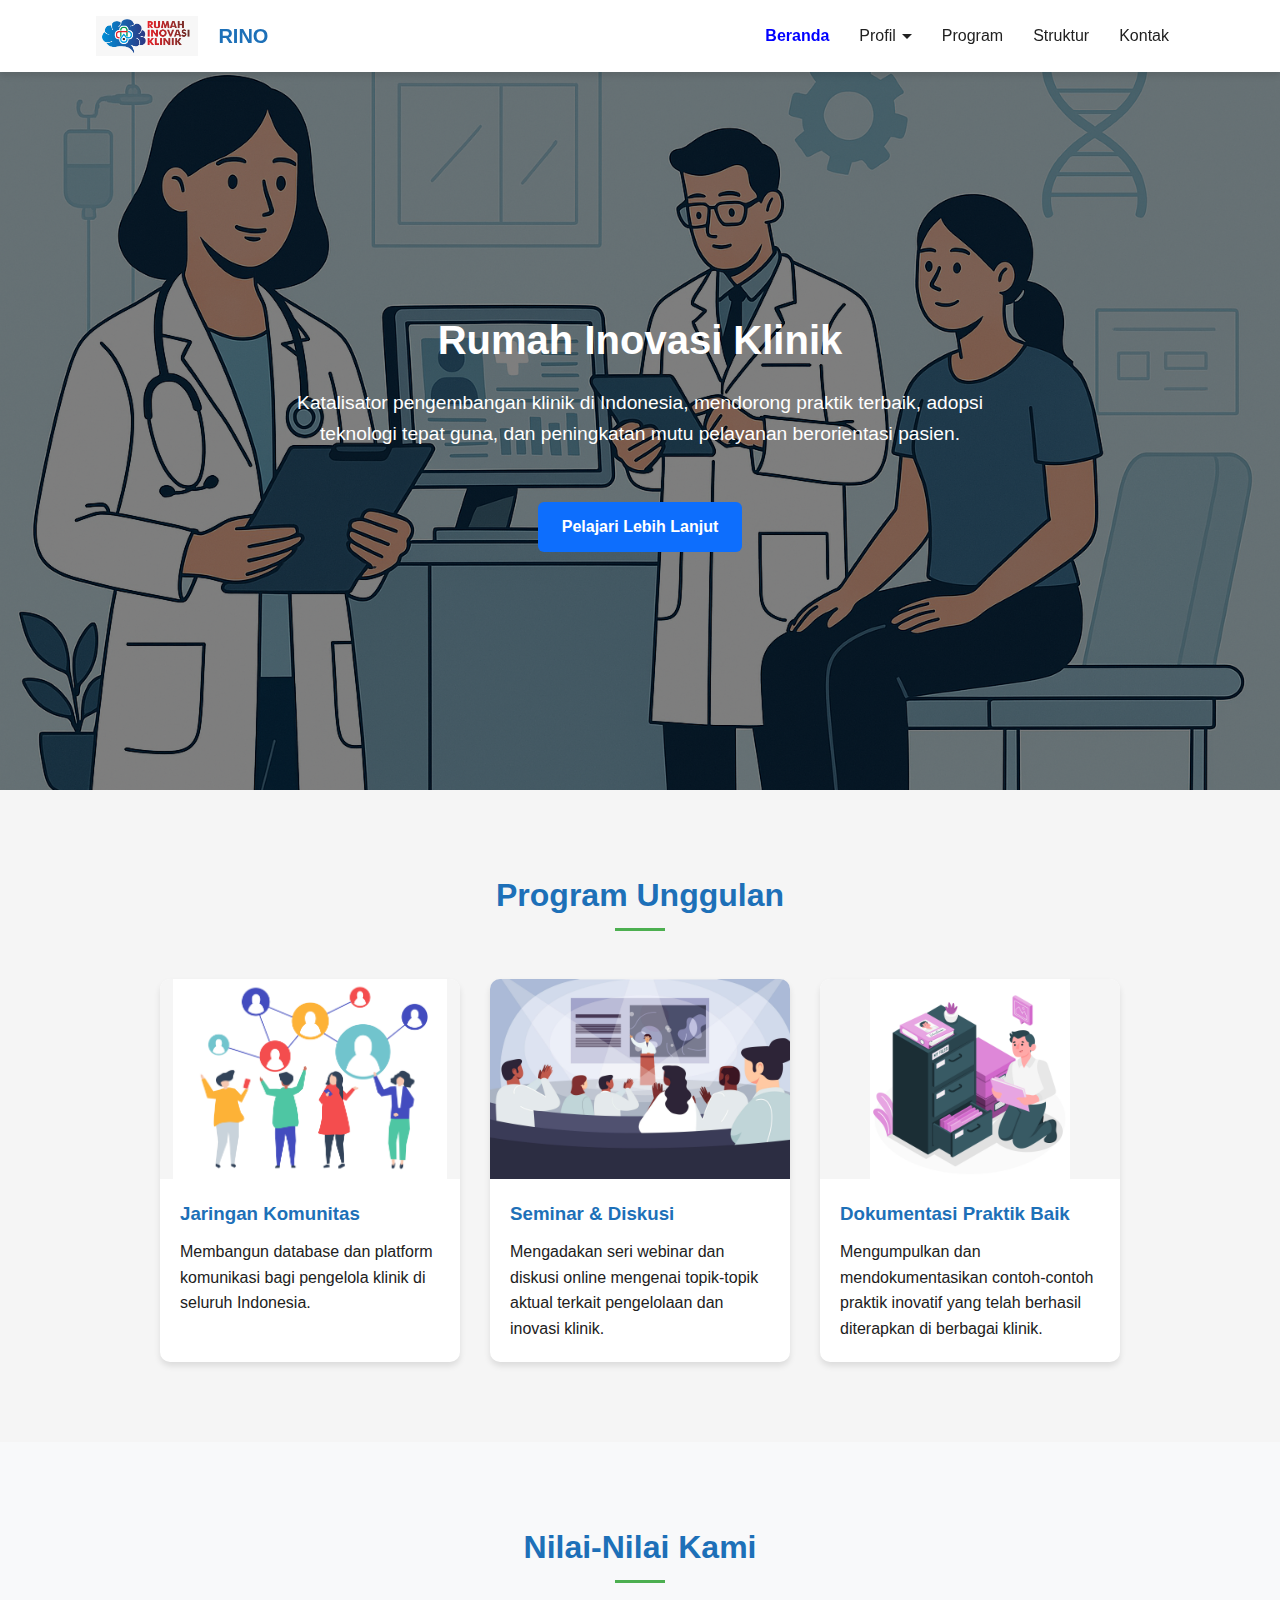
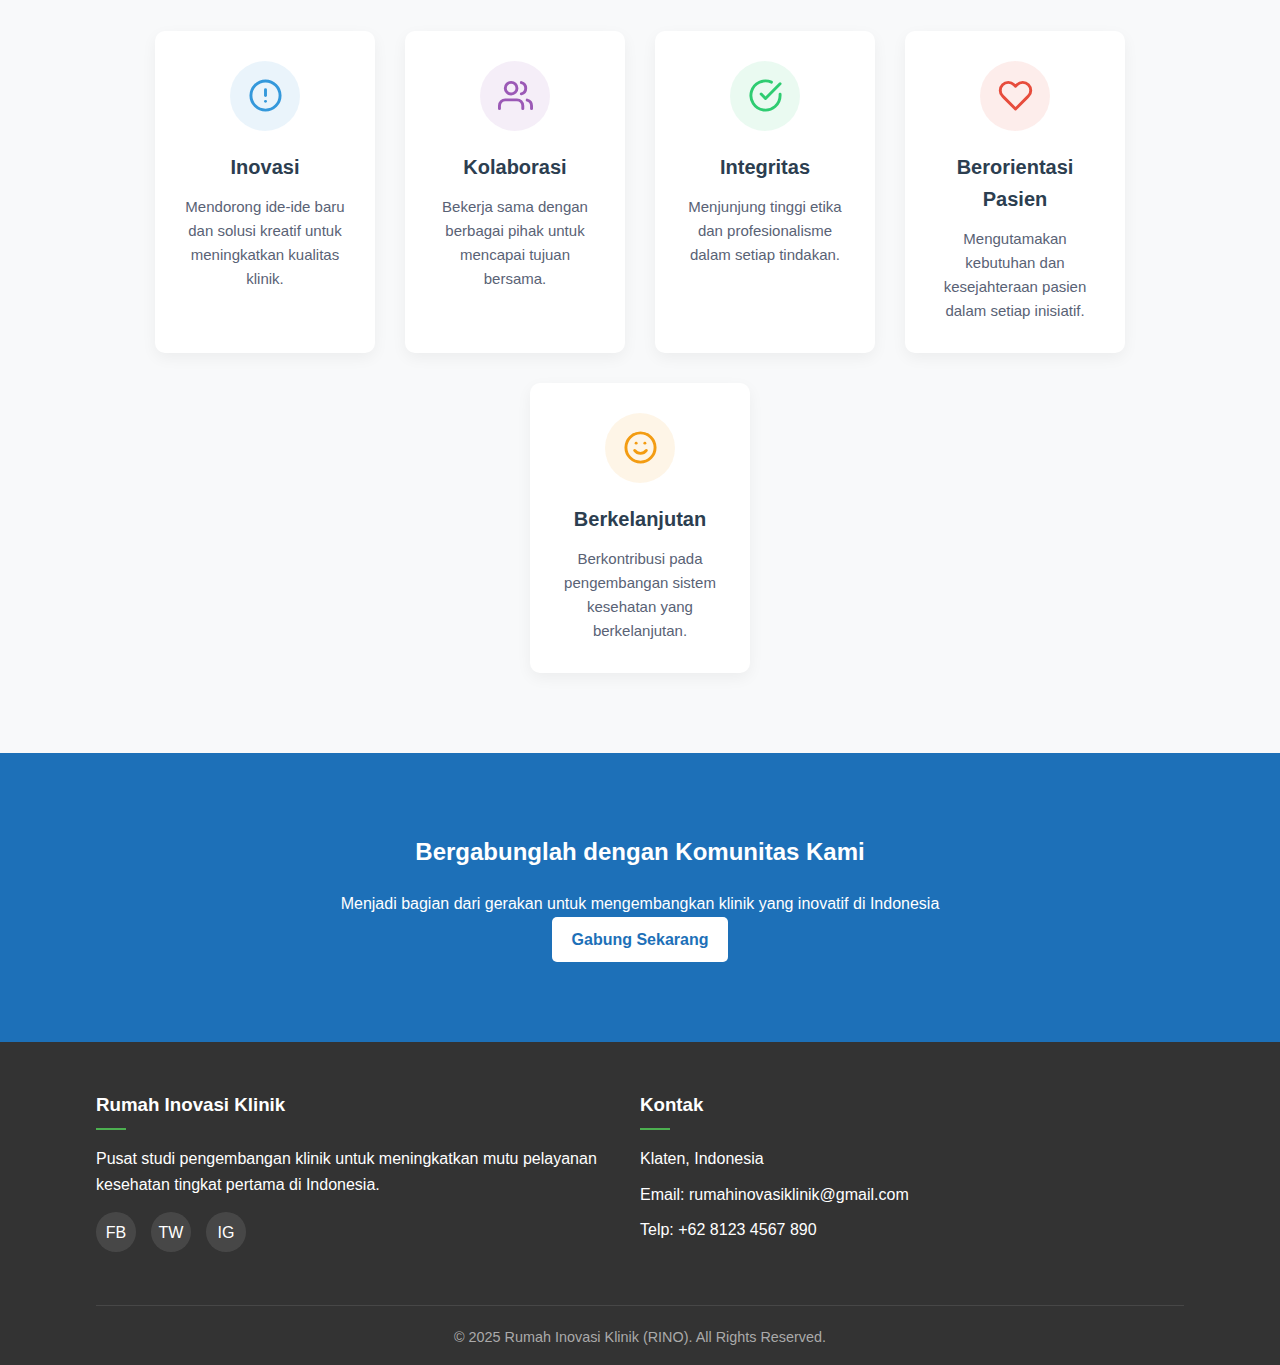
<file: index.html>
<!DOCTYPE html>
<html lang="id">
<head>
    <meta charset="UTF-8">
    <meta name="viewport" content="width=device-width, initial-scale=1.0">
    <title>Rumah Inovasi Klinik (RINO) - Beranda</title>
    <link rel="stylesheet" href="css/style.css">
</head>
<body>
    <header>
        <div class="container">
            <nav class="navbar">
                <div class="logo" style="display: flex; align-items: center; gap: 10px;">
                    <img src="img/az.jpg" alt="Logo RINO" style="height: 40px; width: auto;">
                    <div class="logo-text" style="font-weight: bold; font-size: 20px;">RINO</div>
                </div>
                <ul class="nav-links">
                    <li><a href="index.html">Beranda</a></li>
                    <li class="dropdown">
                        <a href="javascript:void(0)" class="dropdown-toggle">Profil <i class="dropdown-icon"></i></a>
                        <ul class="dropdown-menu">
                            <li><a href="sambutan.html">Sambutan Founder</a></li>
                            <li><a href="visi-misi.html">Visi & Misi</a></li>
                            <li><a href="makna-logo.html">Makna Logo</a></li>
                            <li><a href="fotokegiatan.html">Foto Kegiatan</a></li>
                        </ul>
                    </li>
                    <li><a href="program.html">Program</a></li>
                    <li><a href="struktur.html">Struktur</a></li>
                    <li><a href="kontak.html">Kontak</a></li>
                </ul>
                <div class="hamburger">
                    <span class="bar"></span>
                    <span class="bar"></span>
                    <span class="bar"></span>
                </div>
            </nav>
        </div>
    </header>
    
    <script>
        // Ambil semua link utama di navbar
        const links = document.querySelectorAll('.nav-links a');
        const currentPage = window.location.pathname.split("/").pop();
    
        links.forEach(link => {
            const linkHref = link.getAttribute("href");
            if (linkHref === currentPage) {
                links.forEach(l => l.classList.remove("active"));
                link.classList.add("active");
            }
        });
    </script>
    
    <style>
        /* Tambahkan style untuk active */
        .nav-links a.active {
            color: blue;
            font-weight: bold;
        }
    </style>
    

    <section class="hero" style="background-image: url('img/a.png'); background-size: cover; background-position: center; background-repeat: no-repeat; padding: 100px 20px; color: white; text-align: center; position: relative;">
        <div style="position: absolute; top: 0; left: 0; width: 100%; height: 100%; background-color: rgba(0, 0, 0, 0.5); z-index: 1;"></div>
        <div class="hero-content" style="position: relative; z-index: 2;">
            <h1>Rumah Inovasi Klinik</h1>
            <p>Katalisator pengembangan klinik di Indonesia, mendorong praktik terbaik, adopsi teknologi tepat guna, dan peningkatan mutu pelayanan berorientasi pasien.</p>
            <a href="tentang.html" class="btn" style="display: inline-block; margin-top: 20px; padding: 12px 24px; background-color: #0d6efd; color: white; text-decoration: none; border-radius: 6px; font-weight: bold;">Pelajari Lebih Lanjut</a>
        </div>
    </section>
    

    <!-- <section class="section">
        <div class="container">
            <div class="section-header">
                <h2>Tentang RINO</h2>
            </div>
            
            
            
            <div class="mission-vision">
                <div class="mission-vision-container">
                    <div class="mission">
                        <h3>Visi Kami</h3>
                        <p>Menjadi pusat studi terkemuka dan kolaboratif dalam pengembangan klinik di Indonesia, menghasilkan inovasi yang meningkatkan mutu pelayanan kesehatan tingkat pertama dan berkontribusi pada kesehatan masyarakat yang lebih baik.</p>
                    </div>
                    <div class="vision">
                        <h3>Misi Kami</h3>
                        <ul>
                            <li>Melakukan kajian dan penelitian mendalam terkait tantangan dan peluang pengembangan klinik di Indonesia.</li>
                            <li>Mengidentifikasi, mendokumentasikan, dan menyebarluaskan praktik-praktik inovatif dalam pengelolaan dan pelayanan klinik.</li>
                            <li>Memfasilitasi kolaborasi dan pertukaran pengetahuan antar pengelola klinik, akademisi, praktisi kesehatan, dan pemangku kepentingan lainnya.</li>
                            <li>Menyelenggarakan program pelatihan, seminar, dan lokakarya untuk meningkatkan kapasitas pengelola dan staf klinik dalam mengadopsi inovasi.</li>
                        </ul>
                    </div>
                </div>
            </div>
        </div>
    </section> -->
    

    <section class="section">
        <div class="container">
            <div class="section-header">
                <h2>Program Unggulan</h2>
            </div>
            <div class="cards">
                <div class="card">
                    <div class="card-image">
                        <img src="img/ab.jpg" alt="Jaringan Komunitas">
                    </div>
                    <div class="card-content">
                        <h3>Jaringan Komunitas</h3>
                        <p>Membangun database dan platform komunikasi bagi pengelola klinik di seluruh Indonesia.</p>
                    </div>
                </div>
                
                <div class="card">
                    <div class="card-image">
                        <img src="img/ac.jpg" alt="Seminar & Diskusi">
                    </div>
                    <div class="card-content">
                        <h3>Seminar & Diskusi</h3>
                        <p>Mengadakan seri webinar dan diskusi online mengenai topik-topik aktual terkait pengelolaan dan inovasi klinik.</p>
                    </div>
                </div>
                <div class="card">
                    <div class="card-image">
                        <img src="img/ad.jpg" alt="Praktik Baik">
                    </div>
                    <div class="card-content">
                        <h3>Dokumentasi Praktik Baik</h3>
                        <p>Mengumpulkan dan mendokumentasikan contoh-contoh praktik inovatif yang telah berhasil diterapkan di berbagai klinik.</p>
                    </div>
                </div>
            </div>
        </div>
    </section>


    <section class="values-section">
        <div class="container">

            <div class="section-header">
                <h2>Nilai-Nilai Kami</h2>
            </div>

            <div class="values-container">
                <div class="value-card">
                    <div class="value-icon innovation">
                        <svg xmlns="http://www.w3.org/2000/svg" viewBox="0 0 24 24" fill="none" stroke-width="2" stroke-linecap="round" stroke-linejoin="round">
                            <circle cx="12" cy="12" r="10"></circle>
                            <line x1="12" y1="8" x2="12" y2="12"></line>
                            <line x1="12" y1="16" x2="12.01" y2="16"></line>
                        </svg>
                    </div>
                    <h3>Inovasi</h3>
                    <p>Mendorong ide-ide baru dan solusi kreatif untuk meningkatkan kualitas klinik.</p>
                </div>

                <div class="value-card">
                    <div class="value-icon collaboration">
                        <svg xmlns="http://www.w3.org/2000/svg" viewBox="0 0 24 24" fill="none" stroke-width="2" stroke-linecap="round" stroke-linejoin="round">
                            <path d="M17 21v-2a4 4 0 0 0-4-4H5a4 4 0 0 0-4 4v2"></path>
                            <circle cx="9" cy="7" r="4"></circle>
                            <path d="M23 21v-2a4 4 0 0 0-3-3.87"></path>
                            <path d="M16 3.13a4 4 0 0 1 0 7.75"></path>
                        </svg>
                    </div>
                    <h3>Kolaborasi</h3>
                    <p>Bekerja sama dengan berbagai pihak untuk mencapai tujuan bersama.</p>
                </div>

                <div class="value-card">
                    <div class="value-icon integrity">
                        <svg xmlns="http://www.w3.org/2000/svg" viewBox="0 0 24 24" fill="none" stroke-width="2" stroke-linecap="round" stroke-linejoin="round">
                            <path d="M22 11.08V12a10 10 0 1 1-5.93-9.14"></path>
                            <polyline points="22 4 12 14.01 9 11.01"></polyline>
                        </svg>
                    </div>
                    <h3>Integritas</h3>
                    <p>Menjunjung tinggi etika dan profesionalisme dalam setiap tindakan.</p>
                </div>

                <div class="value-card">
                    <div class="value-icon patient">
                        <svg xmlns="http://www.w3.org/2000/svg" viewBox="0 0 24 24" fill="none" stroke-width="2" stroke-linecap="round" stroke-linejoin="round">
                            <path d="M20.84 4.61a5.5 5.5 0 0 0-7.78 0L12 5.67l-1.06-1.06a5.5 5.5 0 0 0-7.78 7.78l1.06 1.06L12 21.23l7.78-7.78 1.06-1.06a5.5 5.5 0 0 0 0-7.78z"></path>
                        </svg>
                    </div>
                    <h3>Berorientasi Pasien</h3>
                    <p>Mengutamakan kebutuhan dan kesejahteraan pasien dalam setiap inisiatif.</p>
                </div>

                <div class="value-card">
                    <div class="value-icon sustainable">
                        <svg xmlns="http://www.w3.org/2000/svg" viewBox="0 0 24 24" fill="none" stroke-width="2" stroke-linecap="round" stroke-linejoin="round">
                            <circle cx="12" cy="12" r="10"></circle>
                            <path d="M8 14s1.5 2 4 2 4-2 4-2"></path>
                            <line x1="9" y1="9" x2="9.01" y2="9"></line>
                            <line x1="15" y1="9" x2="15.01" y2="9"></line>
                        </svg>
                    </div>
                    <h3>Berkelanjutan</h3>
                    <p>Berkontribusi pada pengembangan sistem kesehatan yang berkelanjutan.</p>
                </div>
            </div>
        </div>
    </section>

    <section class="section cta">
        <div class="container">
            <h2>Bergabunglah dengan Komunitas Kami</h2>
            <p>Menjadi bagian dari gerakan untuk mengembangkan klinik yang inovatif di Indonesia</p>
            <a href="kontak.html" class="btn">Gabung Sekarang</a>
        </div>
    </section>

    <footer>
        <div class="container">
            <div class="footer-content">
                <div class="footer-column">
                    <h3>Rumah Inovasi Klinik</h3>
                    <p>Pusat studi pengembangan klinik untuk meningkatkan mutu pelayanan kesehatan tingkat pertama di Indonesia.</p>
                    <div class="social-links">
                      <a href="#"><span>FB</span></a>
                      <a href="#"><span>TW</span></a>
                      <a href="https://www.instagram.com/rumah_inovasi_klinik/"><span>IG</span></a>
                  </div>
              </div>
              <!-- <div class="footer-column">
                  <h3>Links</h3>
                  <ul class="footer-links">
                      <li><a href="index.html">Beranda</a></li>
                      <li><a href="tentang.html">Tentang Kami</a></li>
                      <li><a href="program.html">Program</a></li>
                      <li><a href="struktur.html">Struktur</a></li>
                      <li><a href="kontak.html">Kontak</a></li>
                  </ul>
              </div> -->
              <div class="footer-column">
                  <h3>Kontak</h3>
                  <ul class="footer-links">
                      <li>Klaten, Indonesia</li>
                      <li>Email: rumahinovasiklinik@gmail.com</li>
                      <li>Telp: +62 8123 4567 890</li>
                  </ul>
              </div>
          </div>
          <div class="copyright">
              <p>&copy; 2025 Rumah Inovasi Klinik (RINO). All Rights Reserved.</p>
          </div>
      </div>
  </footer>

  <script src="js/script.js"></script>
</body>
</html>
</file>
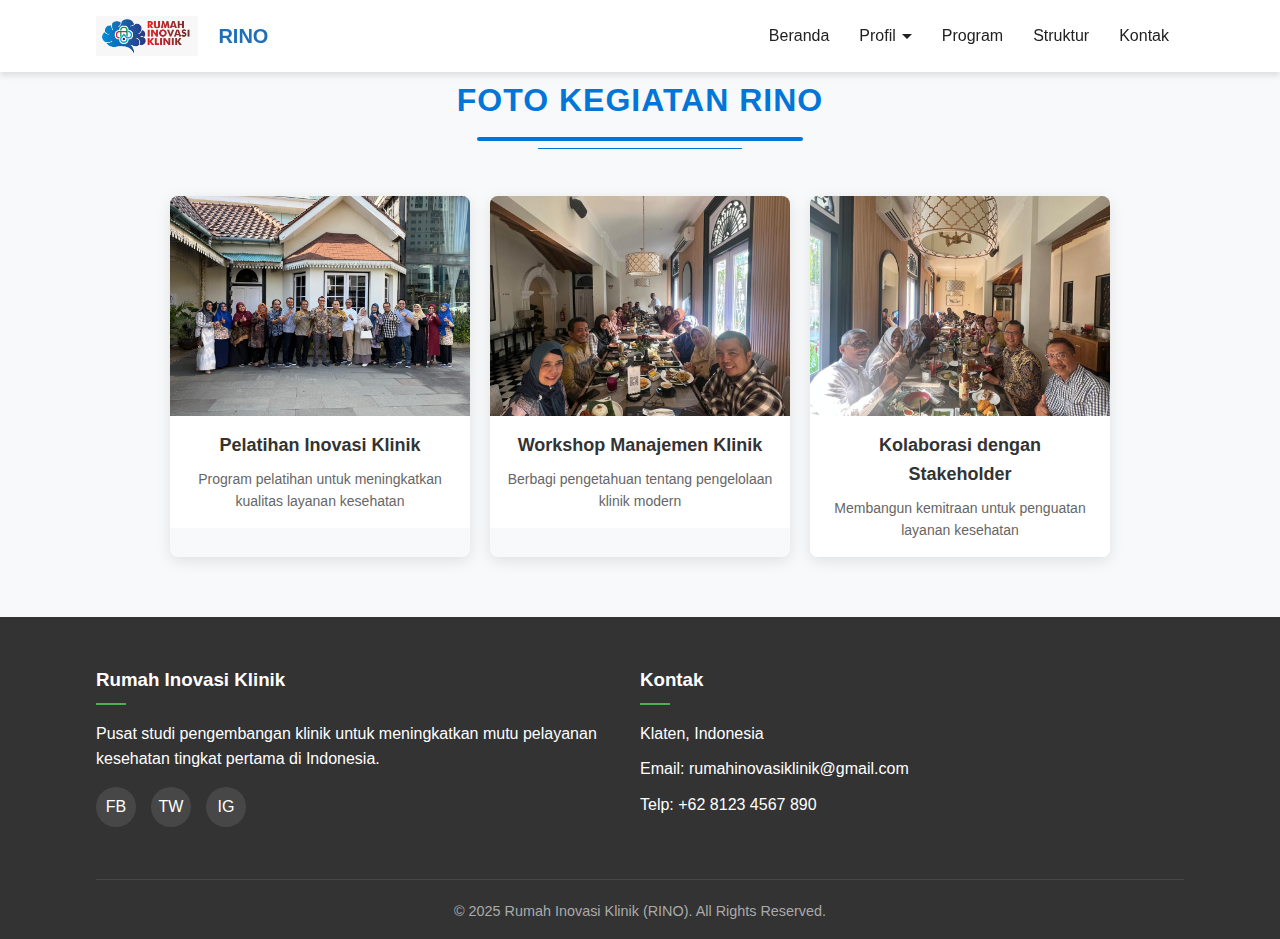
<file: fotokegiatan.html>
<!DOCTYPE html>
<html lang="id">
<head>
    <meta charset="UTF-8">
    <meta name="viewport" content="width=device-width, initial-scale=1.0">
    <title>Rumah Inovasi Klinik (RINO) - Tentang Kami</title>
    <link rel="stylesheet" href="css/style.css">
    <style>
        /* Tambahkan style untuk active */
        .nav-links a.active {
            color: blue;
            font-weight: bold;
        }

        /* Style untuk galeri foto */
        .photo-gallery {
            padding: 60px 0;
            background-color: #f8f9fa;
            position: relative;
        }
        
        .gallery-container {
            display: flex;
            flex-wrap: wrap;
            justify-content: center;
            gap: 20px;
            margin-top: 40px;
        }
        
        .gallery-item {
            width: 300px;
            border-radius: 8px;
            overflow: hidden;
            box-shadow: 0 4px 15px rgba(0, 0, 0, 0.1);
            transition: transform 0.3s ease, box-shadow 0.3s ease;
            cursor: pointer;
        }
        
        .gallery-item:hover {
            transform: translateY(-5px);
            box-shadow: 0 10px 20px rgba(0, 0, 0, 0.15);
        }
        
        /* Pastikan tidak ada efek yang tidak diinginkan saat mengklik gambar */
        .gallery-item img:active,
        .gallery-item img:focus {
            transform: none;
            transition: none;
        }
        
        .gallery-item img {
            width: 100%;
            height: 220px;
            object-fit: cover;
            display: block;
        }
        
        .gallery-caption {
            padding: 15px;
            background: white;
            text-align: center;
        }
        
        .gallery-caption h4 {
            margin: 0 0 8px;
            color: #333;
            font-size: 18px;
        }
        
        .gallery-caption p {
            margin: 0;
            color: #666;
            font-size: 14px;
        }
        
        .section-header {
            text-align: center;
            margin-bottom: 20px;
        }
        
        .section-header h2 {
            position: relative;
            display: inline-block;
            padding-bottom: 10px;
        }
        
        .section-header h2:after {
            content: '';
            position: absolute;
            width: 50%;
            height: 3px;
            background-color: #007bff;
            bottom: 0;
            left: 25%;
        }
        
        /* Style tambahan untuk judul foto kegiatan */
        .section-header-highlight {
            text-align: center;
            margin-bottom: 30px;
            padding: 15px 0;
            position: relative;
        }
        
        .gallery-title {
            font-size: 32px;
            font-weight: 700;
            color: #0275d8;
            display: inline-block;
            padding: 0 20px 15px;
            position: relative;
            text-transform: uppercase;
            letter-spacing: 1px;
            margin: 0;
        }
        
        .gallery-title:after {
            content: '';
            position: absolute;
            width: 80%;
            height: 4px;
            background-color: #0275d8;
            bottom: 0;
            left: 10%;
            border-radius: 2px;
        }
        
        .gallery-title:before {
            content: '';
            position: absolute;
            width: 50%;
            height: 1px;
            background-color: #0275d8;
            bottom: -8px;
            left: 25%;
        }
        
        /* Lightbox Styles */
        .lightbox {
            display: none;
            position: fixed;
            z-index: 1000;
            padding-top: 50px;
            left: 0;
            top: 0;
            width: 100%;
            height: 100%;
            overflow: auto;
            background-color: rgba(0, 0, 0, 0.9);
        }
        
        .lightbox-content {
            margin: auto;
            display: block;
            max-width: 80%;
            max-height: 80vh;
            animation: zoom 0.6s;
        }
        
        @keyframes zoom {
            from {transform: scale(0)}
            to {transform: scale(1)}
        }
        
        .lightbox-close {
            position: absolute;
            top: 15px;
            right: 35px;
            color: #f1f1f1;
            font-size: 40px;
            font-weight: bold;
            transition: 0.3s;
            cursor: pointer;
        }
        
        .lightbox-close:hover,
        .lightbox-close:focus {
            color: #bbb;
            text-decoration: none;
        }
        
        .lightbox-caption {
            margin: auto;
            width: 80%;
            max-width: 700px;
            text-align: center;
            color: white;
            padding: 10px 0;
            height: 150px;
        }
    </style>
</head>
<body>
    <header>
        <div class="container">
            <nav class="navbar">
                <div class="logo" style="display: flex; align-items: center; gap: 10px;">
                    <img src="img/az.jpg" alt="Logo RINO" style="height: 40px; width: auto;">
                    <div class="logo-text" style="font-weight: bold; font-size: 20px;">RINO</div>
                </div>
                <ul class="nav-links">
                    <li><a href="index.html" class="active">Beranda</a></li>
                    <li class="dropdown">
                        <a href="javascript:void(0)" class="dropdown-toggle">Profil <i class="dropdown-icon"></i></a>
                        <ul class="dropdown-menu">
                            <li><a href="sambutan.html">Sambutan Founder</a></li>
                            <li><a href="visi-misi.html">Visi & Misi</a></li>
                            <li><a href="makna-logo.html">Makna Logo</a></li>
                            <li><a href="fotokegiatan.html">Foto Kegiatan</a></li>
                        </ul>
                    </li>
                    <li><a href="program.html">Program</a></li>
                    <li><a href="struktur.html">Struktur</a></li>
                    <li><a href="kontak.html">Kontak</a></li>
                </ul>
                <div class="hamburger">
                    <span class="bar"></span>
                    <span class="bar"></span>
                    <span class="bar"></span>
                </div>
            </nav>
        </div>
    </header>

    <!-- Logo dan filosofi RINO -->
    <!-- <section class="logo-philosophy-section">
        <div class="section-header">
            <h2>Makna dari Logo RINO</h2>
        </div>
        <div class="container">
            <div class="logo-explanation">
                <div class="logo-container">
                    <img src="img/az.jpg" alt="Logo RINO" class="logo-image">
                </div>
                <div class="philosophy-content">
                    <h2>Filosofi RINO</h2>
                    <div class="philosophy-text">
                        <p>Rumah Inovasi Klinik mengandung filosofi yang mendalam. Kata <span class="highlight">"Rumah"</span> melambangkan tempat yang aman, nyaman, dan inklusif sebuah pusat berkumpul yang mendorong interaksi serta pertukaran ide secara konstruktif.</p>
                        
                        <p>Istilah <span class="highlight">"Inovasi"</span> mencerminkan semangat pembaruan yang berkelanjutan, sebagai komitmen untuk terus mengembangkan solusi dan pendekatan yang lebih efektif dalam pelayanan kesehatan.</p>
                        
                        <p>Sementara itu, <span class="highlight">"Klinik"</span> secara eksplisit menunjukkan fokus utama lembaga ini, yakni penguatan dan pengembangan unit layanan kesehatan tingkat pertama.</p>
                        
                        <p class="conclusion">Secara keseluruhan, nama "Rumah Inovasi Klinik" merepresentasikan sebuah ekosistem kolaboratif yang mendukung pengelola klinik dalam menciptakan terobosan-terobosan yang relevan, berdampak, dan berorientasi pada peningkatan kualitas layanan kesehatan di Indonesia.</p>
                    </div>
                </div>
            </div>
        </div>
    </section> -->

    <!-- Bagian Foto Kegiatan -->
    <section class="photo-gallery">
        <div class="container">
            <div class="section-header-highlight">
                <h2 class="gallery-title">Foto Kegiatan RINO</h2>
            </div>
            <div class="gallery-container">
                <div class="gallery-item">
                    <img src="img/aj.jpg" alt="Kegiatan RINO" onclick="openLightbox('img/aj.jpg', 'Pelatihan Inovasi Klinik', 'Program pelatihan untuk meningkatkan kualitas layanan kesehatan')">
                    <div class="gallery-caption">
                        <h4>Pelatihan Inovasi Klinik</h4>
                        <p>Program pelatihan untuk meningkatkan kualitas layanan kesehatan</p>
                    </div>
                </div>
                <div class="gallery-item">
                    <img src="img/aq.jpg" alt="Kegiatan RINO" onclick="openLightbox('img/aq.jpg', 'Workshop Manajemen Klinik', 'Berbagi pengetahuan tentang pengelolaan klinik modern')">
                    <div class="gallery-caption">
                        <h4>Workshop Manajemen Klinik</h4>
                        <p>Berbagi pengetahuan tentang pengelolaan klinik modern</p>
                    </div>
                </div>
                <div class="gallery-item">
                    <img src="img/aw.jpg" alt="Kegiatan RINO" onclick="openLightbox('img/aw.jpg', 'Kolaborasi dengan Stakeholder', 'Membangun kemitraan untuk penguatan layanan kesehatan')">
                    <div class="gallery-caption">
                        <h4>Kolaborasi dengan Stakeholder</h4>
                        <p>Membangun kemitraan untuk penguatan layanan kesehatan</p>
                    </div>
                </div>
            </div>
        </div>
    </section>

    <!-- Lightbox Container -->
    <div id="lightbox" class="lightbox">
        <span class="lightbox-close" onclick="closeLightbox()">&times;</span>
        <img class="lightbox-content" id="lightbox-img">
        <div class="lightbox-caption">
            <h3 id="lightbox-title"></h3>
            <p id="lightbox-desc"></p>
        </div>
    </div>

    <footer>
        <div class="container">
            <div class="footer-content">
                <div class="footer-column">
                    <h3>Rumah Inovasi Klinik</h3>
                    <p>Pusat studi pengembangan klinik untuk meningkatkan mutu pelayanan kesehatan tingkat pertama di Indonesia.</p>
                    <div class="social-links">
                        <a href="#"><span>FB</span></a>
                        <a href="#"><span>TW</span></a>
                        <a href="https://www.instagram.com/rumah_inovasi_klinik/"><span>IG</span></a>
                    </div>
                </div>
                <div class="footer-column">
                    <h3>Kontak</h3>
                    <ul class="footer-links">
                        <li>Klaten, Indonesia</li>
                        <li>Email: rumahinovasiklinik@gmail.com</li>
                        <li>Telp: +62 8123 4567 890</li>
                    </ul>
                </div>
            </div>
            <div class="copyright">
                <p>&copy; 2025 Rumah Inovasi Klinik (RINO). All Rights Reserved.</p>
            </div>
        </div>
    </footer>

    <script>
        // Ambil semua link utama di navbar
        const links = document.querySelectorAll('.nav-links a');
        const currentPage = window.location.pathname.split("/").pop();
    
        links.forEach(link => {
            const linkHref = link.getAttribute("href");
            if (linkHref === currentPage) {
                links.forEach(l => l.classList.remove("active"));
                link.classList.add("active");
            }
        });
        
        // Script untuk navigasi
        document.addEventListener('DOMContentLoaded', function() {
            // Script untuk dropdown menu pada navbar (jika perlu)
            const dropdownToggle = document.querySelector('.dropdown-toggle');
            const dropdownMenu = document.querySelector('.dropdown-menu');
            
            if (dropdownToggle && dropdownMenu) {
                dropdownToggle.addEventListener('click', function() {
                    dropdownMenu.classList.toggle('show');
                });
            }
            
            // Script untuk hamburger menu pada tampilan mobile (jika perlu)
            const hamburger = document.querySelector('.hamburger');
            const navLinks = document.querySelector('.nav-links');
            
            if (hamburger && navLinks) {
                hamburger.addEventListener('click', function() {
                    navLinks.classList.toggle('active');
                    hamburger.classList.toggle('active');
                });
            }
        });
        
        // Lightbox functionality
        function openLightbox(imgSrc, title, description) {
            document.getElementById('lightbox').style.display = 'block';
            document.getElementById('lightbox-img').src = imgSrc;
            document.getElementById('lightbox-title').innerText = title;
            document.getElementById('lightbox-desc').innerText = description;
            document.body.style.overflow = 'hidden'; // Prevent scrolling when lightbox is open
        }
        
        function closeLightbox() {
            document.getElementById('lightbox').style.display = 'none';
            document.body.style.overflow = 'auto'; // Re-enable scrolling
        }
        
        // Close lightbox when clicking outside the image
        document.getElementById('lightbox').addEventListener('click', function(e) {
            if (e.target === this) {
                closeLightbox();
            }
        });
        
        // Close lightbox with Escape key
        document.addEventListener('keydown', function(e) {
            if (e.key === 'Escape') {
                closeLightbox();
            }
        });
    </script>
</body>
</html>
</file>
<file: css/style.css>
:root {
    --primary: #1d70b8;
    --secondary: #4caf50;
    --accent: #ff9800;
    --light: #f5f5f5;
    --dark: #333;
    --text: #212121;
    --shadow: 0 4px 6px rgba(0,0,0,0.1);
}

* {
    margin: 0;
    padding: 0;
    box-sizing: border-box;
    font-family: 'Segoe UI', Tahoma, Geneva, Verdana, sans-serif;
}

body {
    background-color: var(--light);
    color: var(--text);
    line-height: 1.6;
}

header {
    background-color: white;
    box-shadow: var(--shadow);
    position: fixed;
    width: 100%;
    top: 0;
    z-index: 1000;
}

.container {
    width: 85%;
    max-width: 1200px;
    margin: 0 auto;
}

.navbar {
    display: flex;
    justify-content: space-between;
    align-items: center;
    padding: 1rem 0;
}

.logo {
    display: flex;
    align-items: center;
}

.logo img {
    height: 50px;
    margin-right: 10px;
}

.logo-text {
    font-size: 1.2rem;
    font-weight: bold;
    color: var(--primary);
}

.nav-links {
    display: flex;
    list-style: none;
}

.nav-links li {
    padding: 0 15px;
}

.nav-links a {
    text-decoration: none;
    color: var(--text);
    font-weight: 500;
    transition: color 0.3s ease;
}

.nav-links a:hover, .nav-links a.active {
    color: var(--primary);
}

.hamburger {
    display: none;
    cursor: pointer;
}

.bar {
    display: block;
    width: 25px;
    height: 3px;
    margin: 5px auto;
    background-color: var(--text);
    transition: all 0.3s ease;
}

.hero {
    background: linear-gradient(rgba(0,0,0,0.5), rgba(0,0,0,0.5)), url('/api/placeholder/1200/600') center/cover no-repeat;
    height: 80vh;
    display: flex;
    align-items: center;
    color: white;
    text-align: center;
    margin-top: 70px;
}

.hero-content {
    max-width: 800px;
    margin: 0 auto;
    padding: 0 20px;
}

.hero h1 {
    font-size: 2.5rem;
    margin-bottom: 1rem;
}

.hero p {
    font-size: 1.2rem;
    margin-bottom: 2rem;
}

.btn {
    display: inline-block;
    padding: 10px 20px;
    background-color: var(--primary);
    color: white;
    text-decoration: none;
    border-radius: 5px;
    font-weight: 500;
    transition: all 0.3s ease;
}

.btn:hover {
    background-color: #165c96;
    transform: translateY(-2px);
    box-shadow: 0 10px 20px rgba(0,0,0,0.2);
}

.section {
    padding: 5rem 0;
}

.section-header {
    text-align: center;
    margin-bottom: 3rem;
}

.section-header h2 {
    font-size: 2rem;
    color: var(--primary);
    position: relative;
    padding-bottom: 10px;
}

.section-header h2::after {
    content: '';
    position: absolute;
    bottom: 0;
    left: 50%;
    transform: translateX(-50%);
    width: 50px;
    height: 3px;
    background-color: var(--secondary);
}

.cards {
    display: flex;
    flex-wrap: wrap;
    justify-content: center;
    gap: 30px;
}

.card {
    background-color: white;
    border-radius: 10px;
    box-shadow: var(--shadow);
    overflow: hidden;
    width: 300px;
    transition: transform 0.3s ease;
}

.card:hover {
    transform: translateY(-10px);
}

.card-image {
    width: 100%;
    height: 200px; /* atau tinggi sesuai kebutuhan */
    display: flex;
    justify-content: center;
    align-items: center;
    background-color: #f5f5f5; /* opsional, warna latar belakang jika ada ruang kosong */
    overflow: hidden;
}

.card-image img {
    width: 100%;
    height: 100%;
    object-fit: contain;
    display: block;
}
/* style.css */

.logo-philosophy-section {
    padding: 60px 0;
    background-color: #f9f9f9;
}

.logo-explanation {
    display: flex;
    flex-direction: column;
    align-items: center;
    max-width: 1000px;
    margin: 0 auto;
}

.logo-container {
    margin-bottom: 30px;
    text-align: center;
}

.logo-image {
    max-width: 250px;
    height: auto;
    box-shadow: 0 5px 15px rgba(0, 0, 0, 0.08);
    border-radius: 5px;
    transition: transform 0.3s ease;
}

.logo-image:hover {
    transform: scale(1.03);
}

.philosophy-content {
    text-align: center;
}

.philosophy-content h2 {
    font-size: 2rem;
    margin-bottom: 25px;
    color: #333;
    position: relative;
    padding-bottom: 15px;
}

.philosophy-content h2:after {
    content: '';
    position: absolute;
    bottom: 0;
    left: 50%;
    transform: translateX(-50%);
    width: 60px;
    height: 3px;
    background-color: #4CAF50;
}

.philosophy-text {
    font-size: 1.05rem;
    line-height: 1.7;
    color: #444;
    max-width: 800px;
    margin: 0 auto;
}

.highlight {
    color: #4CAF50;
    font-weight: 600;
}

.conclusion {
    margin-top: 20px;
    font-weight: 500;
    font-style: italic;
    color: #333;
}

@media (min-width: 768px) {
    .logo-explanation {
        flex-direction: row;
        align-items: flex-start;
    }

    .logo-container {
        flex: 0 0 30%;
        margin-right: 50px;
        margin-bottom: 0;
    }

    .philosophy-content {
        flex: 0 0 60%;
        text-align: left;
    }

    .philosophy-content h2:after {
        left: 0;
        transform: none;
    }
}

.card-content {
    padding: 20px;
}

.card-content h3 {
    color: var(--primary);
    margin-bottom: 10px;
}

.mission-vision {
    background-color: white;
    box-shadow: var(--shadow);
    border-radius: 10px;
    overflow: hidden;
}

.mission-vision-container {
    display: flex;
    flex-wrap: wrap;
}

.mission, .vision {
    flex: 1;
    padding: 30px;
    min-width: 300px;
}

.mission {
    background-color: var(--primary);
    color: white;
}

.mission h3, .vision h3 {
    margin-bottom: 15px;
    font-size: 1.5rem;
}

.mission ul {
    padding-left: 20px;
}

.mission li {
    margin-bottom: 10px;
}

.stats {
    display: flex;
    flex-wrap: wrap;
    justify-content: space-around;
    text-align: center;
    margin-top: 4rem;
}

.stat-item {
    padding: 20px;
    min-width: 200px;
}

.stat-number {
    font-size: 3rem;
    font-weight: bold;
    color: var(--primary);
    margin-bottom: 10px;
}

.cta {
    background-color: var(--primary);
    color: white;
    text-align: center;
}

.cta h2 {
    margin-bottom: 20px;
}

.cta .btn {
    background-color: white;
    color: var(--primary);
    font-weight: bold;
}

.cta .btn:hover {
    background-color: #f0f0f0;
}

footer {
    background-color: var(--dark);
    color: white;
    padding: 3rem 0 1rem;
}

.footer-content {
    display: flex;
    flex-wrap: wrap;
    justify-content: space-between;
}

.footer-column {
    flex: 1;
    min-width: 250px;
    margin-bottom: 2rem;
}

.footer-column h3 {
    margin-bottom: 1rem;
    position: relative;
    padding-bottom: 10px;
}

.footer-column h3::after {
    content: '';
    position: absolute;
    bottom: 0;
    left: 0;
    width: 30px;
    height: 2px;
    background-color: var(--secondary);
}

.footer-links {
    list-style: none;
}

.footer-links li {
    margin-bottom: 10px;
}

.footer-links a {
    color: #ccc;
    text-decoration: none;
    transition: color 0.3s ease;
}

.footer-links a:hover {
    color: white;
}

.social-links {
    display: flex;
    gap: 15px;
    margin-top: 15px;
}

.social-links a {
    display: inline-block;
    width: 40px;
    height: 40px;
    background-color: rgba(255,255,255,0.1);
    border-radius: 50%;
    display: flex;
    align-items: center;
    justify-content: center;
    color: white;
    text-decoration: none;
    transition: all 0.3s ease;
}

.social-links a:hover {
    background-color: var(--primary);
    transform: translateY(-3px);
}

.copyright {
    text-align: center;
    padding-top: 20px;
    border-top: 1px solid rgba(255,255,255,0.1);
    margin-top: 20px;
    font-size: 0.9rem;
    color: #aaa;
}

@media (max-width: 768px) {
    .container {
        width: 90%;
    }

    .nav-links {
        position: fixed;
        left: -100%;
        top: 70px;
        flex-direction: column;
        background-color: white;
        width: 100%;
        text-align: center;
        transition: 0.3s;
        box-shadow: 0 10px 27px rgba(0,0,0,0.05);
    }

    .nav-links.active {
        left: 0;
    }

    .nav-links li {
        margin: 25px 0;
    }

    .hamburger {
        display: block;
    }

    .hamburger.active .bar:nth-child(2) {
        opacity: 0;
    }

    .hamburger.active .bar:nth-child(1) {
        transform: translateY(8px) rotate(45deg);
    }

    .hamburger.active .bar:nth-child(3) {
        transform: translateY(-8px) rotate(-45deg);
    }

    .hero h1 {
        font-size: 2rem;
    }

    .hero p {
        font-size: 1rem;
    }

    .mission, .vision {
        flex: 100%;
    }
}
/* ======================
    Struktur Organisasi RINO
    ====================== */

/* Styling untuk halaman struktur */
/* Struktur CSS */
.structure-content {
    padding: 60px 0;
}

.organizational-chart {
    margin-top: 40px;
}

.org-tree {
    display: flex;
    flex-direction: column;
    align-items: center;
    margin: 30px 0;
    position: relative;
}

.level {
    width: 100%;
    display: flex;
    justify-content: center;
    margin-bottom: 0; /* Menghilangkan margin bawaan */
    position: relative;
}

/* Styling kotak-kotak */
.box {
    background-color: #f8f9fa;
    border: 2px solid #343a40;
    border-radius: 10px;
    padding: 15px;
    text-align: center;
    min-width: 250px;
    box-shadow: 0 4px 6px rgba(0,0,0,0.1);
    z-index: 2; /* Pastikan kotak berada di atas garis */
}

/* Warna latar belakang untuk kotak-kotak berdasarkan level */
.level-1 .box {
    background-color: #f8d56b; /* Kuning keemasan untuk Dewan Penasehat */
}

.level-2 .box {
    background-color: #a8d8b9; /* Hijau muda untuk Direktur Umum */
}

.level-3 .box {
    background-color: #a8c5d8; /* Biru muda untuk Direktur Operasional */
}

.level-4 .box {
    background-color: #d8a8cf; /* Ungu muda untuk tim-tim */
}

.position {
    font-weight: bold;
    font-size: 18px;
    margin-bottom: 10px;
}

.name {
    font-size: 14px;
}

/* Garis penghubung */
.connector {
    width: 2px;
    height: 30px;
    background-color: #343a40;
    position: relative;
    z-index: 1;
}

/* Garis horizontal */
.horizontal-line {
    width: 60%;
    height: 2px;
    background-color: #343a40;
    position: relative;
    margin: 0;
}

/* Garis vertikal dari horizontal line ke kotak-kotak level 4 */
.horizontal-line:before, .horizontal-line:after {
    content: "";
    position: absolute;
    width: 2px;
    height: 30px;
    background-color: #343a40;
    top: 0;
}

.horizontal-line:before {
    left: 33%;
}

.horizontal-line:after {
    right: 33%;
}

/* Level 4 dengan multiple boxes */
.multi-box {
    display: flex;
    justify-content: space-around;
    width: 100%;
    max-width: 800px;
    margin-top: 30px;
}

.multi-box .box {
    margin: 0 20px;
    width: 250px;
}

/* Responsive adjustments */
@media (max-width: 768px) {
    .multi-box {
        flex-direction: column;
        align-items: center;
    }

    .multi-box .box {
        margin: 10px 0;
    }

    .horizontal-line {
        width: 90%;
    }

    .horizontal-line:before {
        left: 25%;
    }

    .horizontal-line:after {
        right: 25%;
    }
}

.values-section {
    padding: 80px 0;
    background-color: #f8f9fa;
    font-family: 'Segoe UI', Tahoma, Geneva, Verdana, sans-serif;
}

.values-container {
    display: flex;
    flex-wrap: wrap;
    justify-content: center;
    gap: 30px;
}

.value-card {
    background-color: #fff;
    border-radius: 10px;
    box-shadow: 0 5px 15px rgba(0,0,0,0.05);
    padding: 30px 25px;
    flex: 1 1 200px;
    max-width: 220px;
    transition: transform 0.3s ease, box-shadow 0.3s ease;
    display: flex;
    flex-direction: column;
    align-items: center;
    text-align: center;
}

.value-card:hover {
    transform: translateY(-5px);
    box-shadow: 0 15px 30px rgba(0,0,0,0.1);
}

.value-icon {
    width: 70px;
    height: 70px;
    border-radius: 50%;
    display: flex;
    align-items: center;
    justify-content: center;
    margin-bottom: 20px;
}

.value-icon svg {
    width: 35px;
    height: 35px;
}

.value-card h3 {
    font-size: 20px;
    color: #2c3e50;
    margin-bottom: 12px;
    font-weight: 600;
}

.value-card p {
    color: #596275;
    line-height: 1.6;
    margin: 0;
    font-size: 15px;
}

.innovation { background-color: rgba(52, 152, 219, 0.1); }
.innovation svg { stroke: #3498db; }

.collaboration { background-color: rgba(155, 89, 182, 0.1); }
.collaboration svg { stroke: #9b59b6; }

.integrity { background-color: rgba(46, 204, 113, 0.1); }
.integrity svg { stroke: #2ecc71; }

.patient { background-color: rgba(231, 76, 60, 0.1); }
.patient svg { stroke: #e74c3c; }

.sustainable { background-color: rgba(243, 156, 18, 0.1); }
.sustainable svg { stroke: #f39c12; }

@media (max-width: 768px) {
    .value-card {
        flex: 1 1 100%;
        max-width: 100%;
    }

    .values-container {
        gap: 20px;
    }
}

.founder-video-container {
    margin-bottom: 50px;
    max-width: 800px;
    margin-left: auto;
    margin-right: auto;
}

.founder-title {
    text-align: center;
    margin-bottom: 20px;
    font-size: 1.5rem;
    color: #333;
}

.video-wrapper {
    position: relative;
    padding-bottom: 56.25%; /* 16:9 Aspect Ratio */
    height: 0;
    overflow: hidden;
    border-radius: 8px;
    box-shadow: 0 5px 15px rgba(0, 0, 0, 0.1);
    margin-bottom: 20px;
}

.video-wrapper video {
    position: absolute;
    top: 0;
    left: 0;
    width: 100%;
    height: 100%;
    border-radius: 8px;
}

.founder-description {
    text-align: center;
    color: #555;
    font-size: 1rem;
    line-height: 1.6;
    margin-top: 15px;
}

@media (max-width: 768px) {
    .founder-video-container {
        padding: 0 15px;
    }
    
    .founder-title {
        font-size: 1.3rem;
    }
}



/* Styling untuk dropdown menu */
.nav-links .dropdown {
    position: relative;
}

.dropdown-toggle {
    display: flex;
    align-items: center;
    cursor: pointer;
}

.dropdown-icon {
    display: inline-block;
    width: 0;
    height: 0;
    margin-left: 6px;
    border-left: 5px solid transparent;
    border-right: 5px solid transparent;
    border-top: 5px solid currentColor;
    transition: transform 0.2s ease;
}

.dropdown-menu {
    position: absolute;
    top: 100%;
    left: 0;
    background-color: white;
    min-width: 180px;
    box-shadow: 0 8px 16px rgba(0,0,0,0.1);
    opacity: 0;
    visibility: hidden;
    transform: translateY(10px);
    transition: all 0.3s ease;
    z-index: 100;
    border-radius: 4px;
    padding: 8px 0;
}

.dropdown-menu li {
    display: block;
    width: 100%;
}

.dropdown-menu a {
    padding: 10px 16px;
    display: block;
    color: #333;
    font-size: 0.9rem;
    text-decoration: none;
    transition: background-color 0.2s;
}

.dropdown-menu a:hover {
    background-color: #f8f8f8;
    color: #4CAF50;
}

.dropdown:hover .dropdown-menu {
    opacity: 1;
    visibility: visible;
    transform: translateY(0);
}

.dropdown:hover .dropdown-icon {
    transform: rotate(180deg);
}

/* Media query untuk tampilan mobile */
/* Untuk mobile dropdown */
@media (max-width: 768px) {
    .dropdown-menu {
        visibility: hidden;
        max-height: 0;
        overflow: hidden;
        transition: max-height 0.3s ease;
    }

    .dropdown.active .dropdown-menu {
        visibility: visible;
        max-height: 500px;
    }
}
</file>
